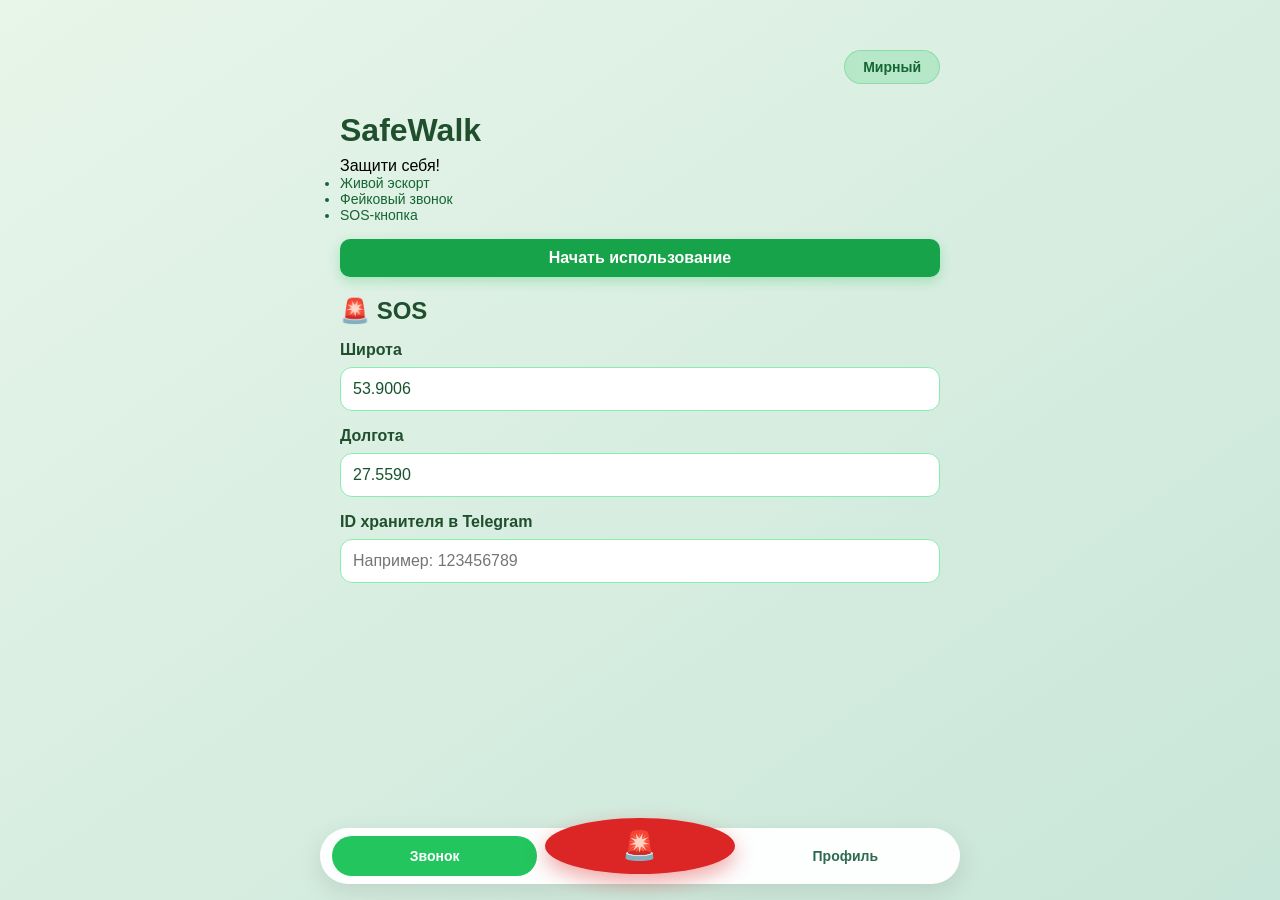
<file: index.html>
<!DOCTYPE html>
<html lang="ru">
<head>
    <meta charset="UTF-8">
    <meta name="viewport" content="width=device-width, initial-scale=1.0, user-scalable=no">
    <title>SafeWalk - Главная</title>
    <link rel="stylesheet" href="style.css">
</head>
<body>
    <div class="container">
        <div class="top-bar">
            <input class="role-toggle" id="role-toggle" type="checkbox">
            <label class="role-switch" for="role-toggle">
                <span class="peaceful-text">Мирный</span>
                <span class="guardian-text">Защитник</span>
            </label>
        </div>
        
        <h1>SafeWalk</h1>
        <div class="subtitlle">Защити себя!</div>
        <div class="status">
            <ul>
                <li>Живой эскорт</li>
                <li>Фейковый звонок</li>
                <li>SOS-кнопка</li>
            </ul> 
        </strong></div>

        <a class="btn btn-primary" href="map.html" style="margin-bottom: 12px; display: block;">
            Начать использование
        </a>


        <h2>🚨 SOS</h2>
        <form action="/sos" method="post">
            <input type="hidden" name="user_id" value="000001">
            
            <label for="lat">Широта</label>
            <input id="lat" name="lat" type="text" value="53.9006" required>

            <label for="lon">Долгота</label>
            <input id="lon" name="lon" type="text" value="27.5590" required>

            <label for="guardian_chat_id">ID хранителя в Telegram</label>
            <input id="guardian_chat_id" name="guardian_chat_id" type="text" placeholder="Например: 123456789">

          </form>


    </div>

    <nav class="bottom-nav">
        <a class="nav-link active" href="call.html">Звонок</a>
        <a class="nav-link sos" href="sos.html"><span>🚨</span></a>
        <a class="nav-link" href="profile.html">Профиль</a>
    </nav>

    <script>
    (function () {
        const KEY = "safewalk_role";
        const toggle = document.getElementById("role-toggle");
        
        const normalize = (v) => (v === "guardian" ? "guardian" : "peaceful");
        
        const readRole = () => {
            const fromStorage = localStorage.getItem(KEY);
            if (fromStorage) return normalize(fromStorage);
            if (toggle) return toggle.checked ? "guardian" : "peaceful";
            return "peaceful";
        };
        
        const applyRole = (role) => {
            const normalized = normalize(role);
            localStorage.setItem(KEY, normalized);
            if (toggle) toggle.checked = normalized === "guardian";
        };
        
        applyRole(readRole());
        
        if (toggle) {
            toggle.addEventListener("change", function () {
                applyRole(toggle.checked ? "guardian" : "peaceful");
            });
        }
    })();
    </script>
</body>
</html>
</file>
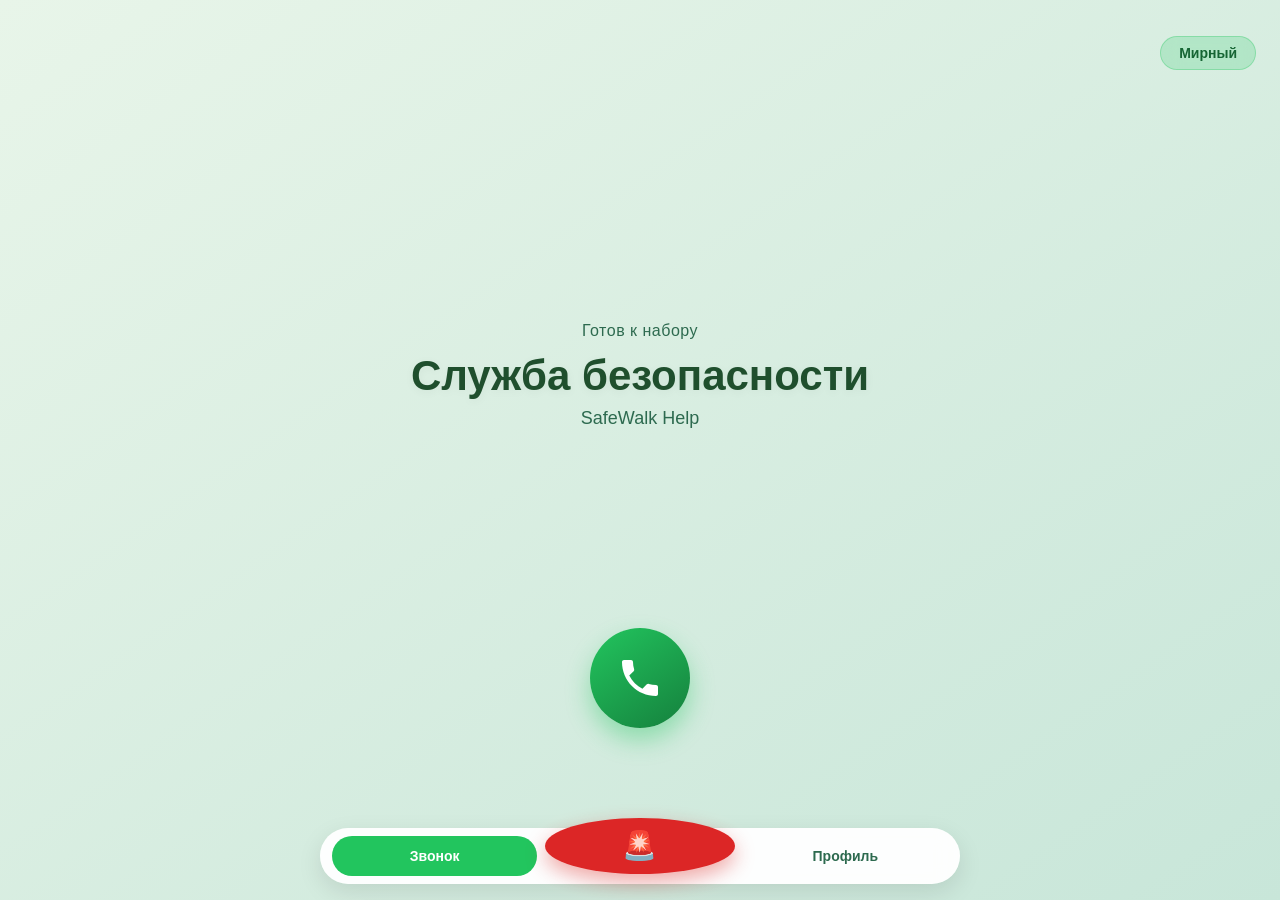
<file: call.html>
<!DOCTYPE html>
<html lang="ru">
<head>
    <meta charset="UTF-8">
    <meta name="viewport" content="width=device-width, initial-scale=1.0, user-scalable=no">
    <title>SafeWalk - Фейковый звонок</title>
    <link rel="stylesheet" href="style.css">
</head>
<body>
    <!-- Чекбокс для переключения роли -->
    <input type="checkbox" id="roleToggle" class="role-global-toggle">
    
    <!-- Контент для Мирного (по умолчанию) -->
    <div class="content-peaceful">
        <input type="checkbox" id="callToggle" class="call-toggle">

        <div class="call-screen">
            <div class="top-bar">
                <label class="role-switch" for="roleToggle">
                    <span class="peaceful-text">Мирный</span>
                    <span class="guardian-text">Защитник</span>
                </label>
            </div>

            <div class="caller-info">
                <div class="call-status"><span>placeholder</span></div>
                <div class="caller-name">Служба безопасности</div>
                <div class="caller-number">SafeWalk Help</div>
            </div>

            <div class="action-area">
                <label for="callToggle" class="call-button">
                    <svg class="phone-icon" viewBox="0 0 24 24" fill="currentColor">
                        <path d="M6.62 10.79c1.44 2.83 3.76 5.14 6.59 6.59l2.2-2.2c.28-.28.67-.36 1.02-.24 1.12.37 2.33.57 3.57.57.55 0 1 .45 1 1V20c0 .55-.45 1-1 1-9.39 0-17-7.61-17-17 0-.55.45-1 1-1h3.5c.55 0 1 .45 1 1 0 1.25.2 2.45.57 3.57.11.35.03.74-.25 1.02l-2.2 2.2z"/>
                    </svg>
                </label>

                <div class="ringtone-container">
                    <audio autoplay>
                        <source src="call.mp3" type="audio/mpeg">
                    </audio>
                </div>
            </div>
        </div>
    </div>

    <!-- Контент для Защитника (скрыт по умолчанию) -->
    <div class="content-guardian">
        <div class="container">
            <div class="top-bar">
                <label class="role-switch" for="roleToggle">
                    <span class="peaceful-text">Мирный</span>
                    <span class="guardian-text">Защитник</span>
                </label>
            </div>
            <h1>Маршрут</h1>
            <p class="meta">Пользователь: Demo User</p>
            <p class="meta">Точка: Минск (53.9006, 27.5590)</p>

            <div class="map-frame">
                <iframe
                    title="Карта Google Maps - Минск"
                    src="https://maps.google.com/maps?q=53.9006,27.5590&z=16&output=embed">
                </iframe>
            </div>
        </div>
    </div>

    <!-- Нижняя навигация -->
    <nav class="bottom-nav">
        <a class="nav-link active" href="call.html">Звонок</a>
        <a class="nav-link sos" href="sos.html"><span>🚨</span></a>
        <a class="nav-link" href="profile.html">Профиль</a>
    </nav>
</body>
</html>
</file>
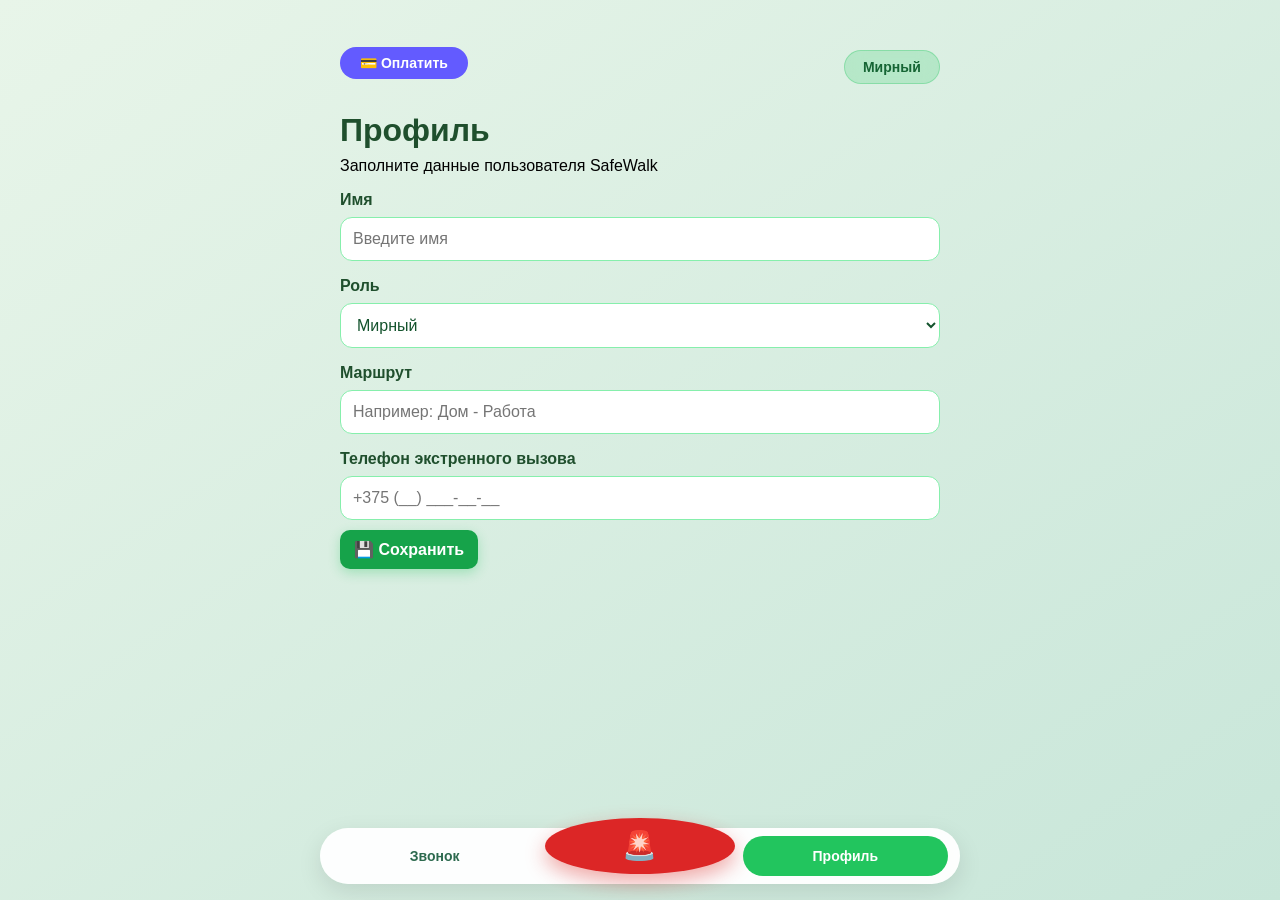
<file: profile.html>
<!DOCTYPE html>
<html lang="ru">
<head>
    <meta charset="UTF-8">
    <meta name="viewport" content="width=device-width, initial-scale=1.0, user-scalable=no">
    <title>SafeWalk - Профиль</title>
    <link rel="stylesheet" href="style.css">
</head>
<body>
    <div class="container">
        <div class="top-bar" style="display: flex; justify-content: space-between; align-items: center; width: 100%;">
            <button class="btn-payment" id="paymentBtn" style="background: #635bff; color: white; border: none; border-radius: 40px; padding: 8px 20px; font-size: 14px; font-weight: 600; cursor: pointer;">
                💳 Оплатить
            </button>
            <div>
                <input class="role-toggle" id="role-toggle" type="checkbox">
                <label class="role-switch" for="role-toggle">
                    <span class="peaceful-text">Мирный</span>
                    <span class="guardian-text">Защитник</span>
                </label>
            </div>
        </div>
        
        <h1>Профиль</h1>
        <div class="subtitle">Заполните данные пользователя SafeWalk</div>

        <form class="profile-form" id="profile-form" action="#" method="post">
            <label for="name">Имя</label>
            <input id="name" name="name" type="text" placeholder="Введите имя" required autocomplete="name">

            <label for="role">Роль</label>
            <select id="role" name="role" required>
                <option value="peaceful">Мирный</option>
                <option value="guardian">Защитник</option>
            </select>

            <label for="route">Маршрут</label>
            <input id="route" name="route" type="text" placeholder="Например: Дом - Работа" required autocomplete="off">

            <label for="emergency_phone">Телефон экстренного вызова</label>
            <input id="emergency_phone" name="emergency_phone" type="tel" placeholder="+375 (__) ___-__-__" required autocomplete="tel">

            <p class="profile-saved-msg" id="profile-saved-msg" role="status" aria-live="polite" hidden>Сохранено</p>
            <button class="btn btn-primary profile-save-btn" type="submit">💾 Сохранить</button>
        </form>
    </div>
    
    <nav class="bottom-nav">
        <a class="nav-link" href="call.html">Звонок</a>
        <a class="nav-link sos" href="sos.html"><span>🚨</span></a>
        <a class="nav-link active" href="profile.html">Профиль</a>
    </nav>

    <script>
    (function () {
        const KEY = "safewalk_role";
        const PROFILE_KEY = "safewalk_profile";
        const toggle = document.getElementById("role-toggle");
        const profileSelect = document.getElementById("role");
        const form = document.getElementById("profile-form");
        const savedMsg = document.getElementById("profile-saved-msg");

        const normalize = (v) => (v === "guardian" ? "guardian" : "peaceful");

        const readRole = () => {
            const fromStorage = localStorage.getItem(KEY);
            if (fromStorage) return normalize(fromStorage);
            if (profileSelect && profileSelect.value) return normalize(profileSelect.value);
            if (toggle) return toggle.checked ? "guardian" : "peaceful";
            return "peaceful";
        };

        const applyRole = (role) => {
            const normalized = normalize(role);
            localStorage.setItem(KEY, normalized);
            if (toggle) toggle.checked = normalized === "guardian";
            if (profileSelect) profileSelect.value = normalized;
        };

        function loadProfileFields() {
            const raw = localStorage.getItem(PROFILE_KEY);
            if (!raw) return;
            try {
                const d = JSON.parse(raw);
                const nameEl = document.getElementById("name");
                const routeEl = document.getElementById("route");
                const phoneEl = document.getElementById("emergency_phone");
                if (nameEl && d.name != null) nameEl.value = d.name;
                if (routeEl && d.route != null) routeEl.value = d.route;
                if (phoneEl && d.emergency_phone != null) phoneEl.value = d.emergency_phone;
                if (profileSelect && d.role != null) profileSelect.value = normalize(d.role);
            } catch (e) {}
        }

        loadProfileFields();
        applyRole(readRole());

        if (toggle) {
            toggle.addEventListener("change", function () {
                applyRole(toggle.checked ? "guardian" : "peaceful");
            });
        }

        if (profileSelect) {
            profileSelect.addEventListener("change", function () {
                applyRole(profileSelect.value);
            });
        }

        if (form) {
            form.addEventListener("submit", function (e) {
                e.preventDefault();
                if (!form.checkValidity()) {
                    form.reportValidity();
                    return;
                }
                const data = {
                    name: document.getElementById("name").value.trim(),
                    role: normalize(profileSelect ? profileSelect.value : "peaceful"),
                    route: document.getElementById("route").value.trim(),
                    emergency_phone: document.getElementById("emergency_phone").value.trim()
                };
                localStorage.setItem(PROFILE_KEY, JSON.stringify(data));
                applyRole(data.role);
                if (savedMsg) {
                    savedMsg.hidden = false;
                    clearTimeout(form._savedTimer);
                    form._savedTimer = setTimeout(function () {
                        savedMsg.hidden = true;
                    }, 2500);
                }
            });
        }

        // === КНОПКА ОПЛАТЫ ===
        const paymentBtn = document.getElementById("paymentBtn");
        
        // Замени на свой Publishable Key из Stripe Dashboard
        const STRIPE_PUBLISHABLE_KEY = "pk_test_51TDj6YHbcDp4NhtipPAPIDVj0xwQBcTdLwo8FvVdQVJ5QMXBIx7zZoLtZxfFFhCGEZz7q1Qe18V6LAP3SFaxaUo800GMCEzVmF";
        
        // Создаём форму для перенаправления на Stripe Checkout
        function redirectToStripe() {
            // Получаем данные пользователя из localStorage
            const profileRaw = localStorage.getItem(PROFILE_KEY);
            let customerName = "Пользователь";
            let customerEmail = "user@example.com";
            
            if (profileRaw) {
                try {
                    const profile = JSON.parse(profileRaw);
                    if (profile.name) customerName = profile.name;
                } catch (e) {}
            }
            
            // Создаём временную форму и отправляем на сервер Stripe
            // ВАЖНО: В реальном проекте нужно создать backend-эндпоинт,
            // который создаёт Stripe Checkout Session и возвращает URL
            
            // ВРЕМЕННОЕ РЕШЕНИЕ (для демо) — перенаправляем на тестовую страницу
            // В реальности нужно вызывать свой сервер
            function redirectToStripe() {
    const profileRaw = localStorage.getItem(PROFILE_KEY);
    let customerName = "Пользователь";
    
    if (profileRaw) {
        try {
            const profile = JSON.parse(profileRaw);
            if (profile.name) customerName = profile.name;
        } catch (e) {}
    }
    
        fetch('http://localhost:5000/create-checkout-session', {
            method: 'POST',
            headers: { 'Content-Type': 'application/json' },
            body: JSON.stringify({ customerName: customerName })
        })
        .then(res => res.json())
        .then(data => {
            if (data.url) {
                window.location.href = data.url;
            }
        })
        .catch(err => {
            console.error('Ошибка:', err);
            alert('Не удалось подключиться к серверу оплаты');
        });
    }
            // Пример правильного подхода:
            // fetch('/create-checkout-session', {
            //     method: 'POST',
            //     headers: { 'Content-Type': 'application/json' },
            //     body: JSON.stringify({ 
            //         priceId: 'price_123456',  // ID товара в Stripe
            //         customerName: customerName 
            //     })
            // })
            // .then(res => res.json())
            // .then(data => {
            //     if (data.url) window.location.href = data.url;
            // });
        }
        
        if (paymentBtn) {
            paymentBtn.addEventListener("click", redirectToStripe);
        }
    })();
    </script>
</body>
</html>
</file>
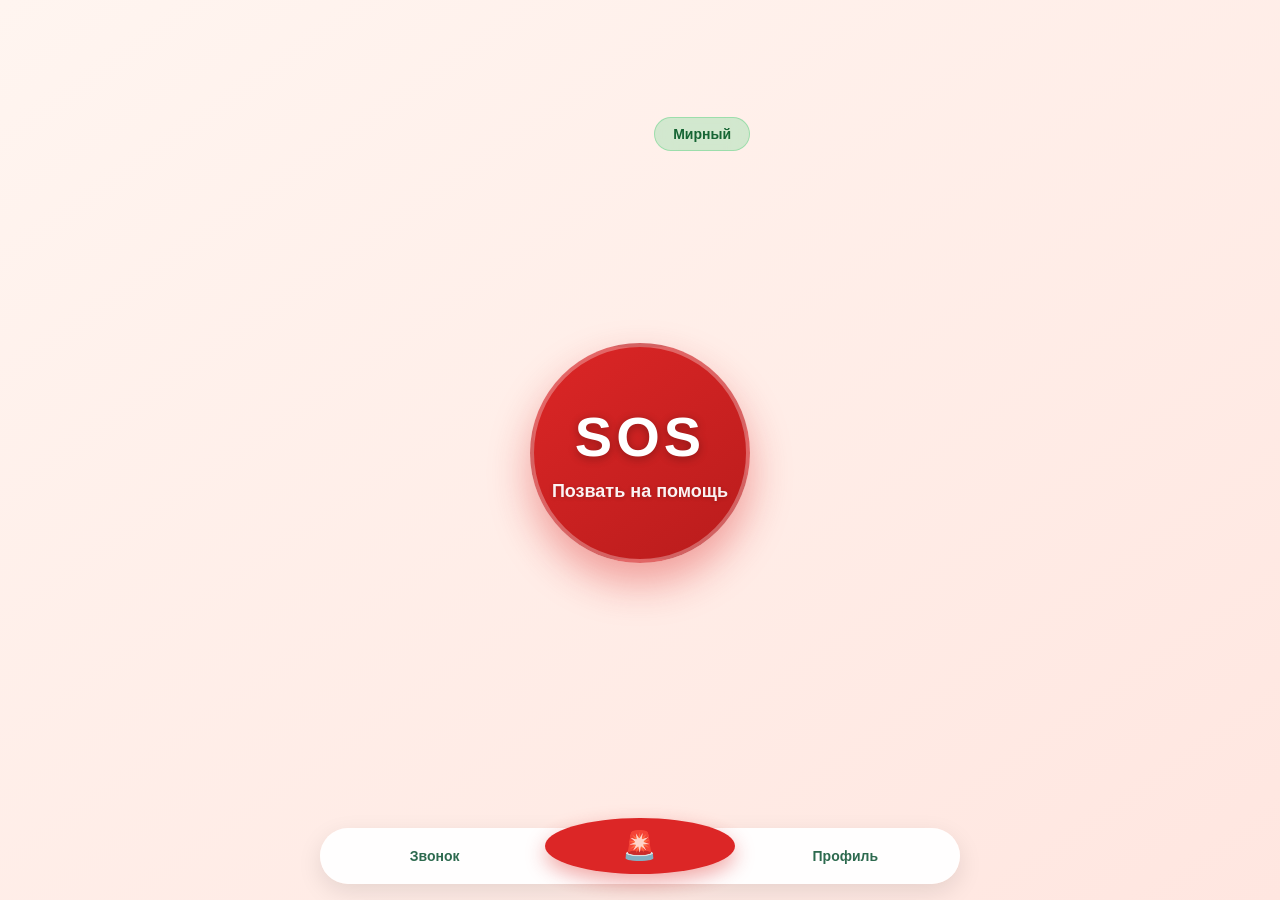
<file: sos.html>
<!DOCTYPE html>
<html lang="ru">
<head>
    <meta charset="UTF-8">
    <meta name="viewport" content="width=device-width, initial-scale=1.0, user-scalable=no">
    <title>SafeWalk - SOS</title>
    <link rel="stylesheet" href="style.css">
</head>
<body class="sos-page">
    <!-- Чекбокс для переключения состояния SOS -->
    <input type="checkbox" id="sosToggle" class="sos-toggle">
    
    <div class="sos-container">
        <div class="top-bar">
            <input class="role-toggle" id="role-toggle" type="checkbox">
            <label class="role-switch" for="role-toggle">
                <span class="peaceful-text">Мирный</span>
                <span class="guardian-text">Защитник</span>
            </label>
        </div>
        
        <!-- НАЧАЛЬНОЕ СОСТОЯНИЕ: большая кнопка SOS -->
        <div class="sos-initial">
            <label for="sosToggle" class="sos-button">
                <span class="sos-text">SOS</span>
                <span class="sos-subtitle">Позвать на помощь</span>
            </label>
        </div>
        
        <!-- СОСТОЯНИЕ ПОСЛЕ НАЖАТИЯ: сообщение об отправке -->
        <div class="sos-sent">
            <div class="sos-success-icon">🚨</div>
            <h1 class="sos-success-title">SOS отправлен!</h1>
            <p class="sos-success-message">Ваши координаты переданы хранителю</p>
            <div class="sos-coordinates">
                <span class="coord-label">📍 Текущее местоположение:</span>
                <span class="coord-value">53.9006, 27.5590</span>
            </div>
            <p class="sos-note">Хранитель получил уведомление и отслеживает ваш маршрут</p>
        </div>
    </div>
    
    <nav class="bottom-nav">
        <a class="nav-link" href="call.html">Звонок</a>
        <a class="nav-link sos active" href="sos.html"><span>🚨</span></a>
        <a class="nav-link" href="profile.html">Профиль</a>
    </nav>

    <script>
    (function () {
        const KEY = "safewalk_role";
        const toggle = document.getElementById("role-toggle");
        
        const normalize = (v) => (v === "guardian" ? "guardian" : "peaceful");
        
        const readRole = () => {
            const fromStorage = localStorage.getItem(KEY);
            if (fromStorage) return normalize(fromStorage);
            if (toggle) return toggle.checked ? "guardian" : "peaceful";
            return "peaceful";
        };
        
        const applyRole = (role) => {
            const normalized = normalize(role);
            localStorage.setItem(KEY, normalized);
            if (toggle) toggle.checked = normalized === "guardian";
        };
        
        applyRole(readRole());
        
        if (toggle) {
            toggle.addEventListener("change", function () {
                applyRole(toggle.checked ? "guardian" : "peaceful");
            });
        }
    })();
    </script>
</body>
</html>
</file>
<file: style.css>
* {
    margin: 0;
    padding: 0;
    box-sizing: border-box;
}

body {
    font-family: -apple-system, BlinkMacSystemFont, 'Segoe UI', Roboto, Helvetica, Arial, sans-serif;
    background: linear-gradient(145deg, #e8f5e9 0%, #c8e6d9 100%);
    min-height: 100vh;
    display: flex;
    flex-direction: column;
    position: relative;
}

/* Основной контейнер */
.container {
    flex: 1;
    padding: 20px 24px 100px;
    max-width: 640px;
    margin: 0 auto;
    width: 100%;
}

/* Верхняя панель с переключателем ролей */
.top-bar, .topbar {
    width: 100%;
    display: flex;
    justify-content: flex-end;
    margin-bottom: 20px;
}

.role-toggle {
    position: absolute;
    opacity: 0;
    pointer-events: none;
}

.role-switch {
    display: inline-block;
    background: rgba(34, 197, 94, 0.2);
    backdrop-filter: blur(10px);
    padding: 8px 18px;
    border-radius: 40px;
    font-size: 14px;
    font-weight: 600;
    color: #166534;
    cursor: pointer;
    transition: all 0.2s ease;
    border: 1px solid rgba(34, 197, 94, 0.3);
}

.role-switch .guardian-text {
    display: none;
}

.role-toggle:checked + .role-switch {
    background: #22c55e;
    border-color: #ffffff;
    color: white;
}

.role-toggle:checked + .role-switch .peaceful-text {
    display: none;
}

.role-toggle:checked + .role-switch .guardian-text {
    display: inline;
}

/* Заголовки и текст */
h1 {
    font-size: 32px;
    color: #1f4f2d;
    margin-bottom: 8px;
}

h2 {
    font-size: 24px;
    color: #1f4f2d;
    margin: 20px 0 16px;
}

.meta {
    font-size: 14px;
    color: #2d6a4f;
    margin-bottom: 8px;
}



/* Формы */
label {
    display: block;
    margin: 16px 0 8px;
    font-weight: 600;
    color: #1f4f2d;
}

input, select, textarea {
    width: 100%;
    padding: 12px;
    border-radius: 12px;
    border: 1px solid #86efac;
    background: #ffffff;
    color: #14532d;
    font-size: 16px;
    transition: all 0.2s;
}

input:focus, select:focus, textarea:focus {
    outline: none;
    border-color: #22c55e;
    box-shadow: 0 0 0 3px rgba(34, 197, 94, 0.1);
}

/* Кнопки */
.btn {
    display: inline-block;
    padding: 12px 24px;
    border-radius: 12px;
    text-decoration: none;
    font-weight: 600;
    border: none;
    cursor: pointer;
    transition: all 0.2s;
    font-size: 16px;
    text-align: center;
}

.btn-primary {
    background: #22c55e;
    color: white;
    box-shadow: 0 4px 12px rgba(34, 197, 94, 0.3);
}

.btn-primary:hover {
    background: #15803d;
    transform: translateY(-2px);
    box-shadow: 0 6px 16px rgba(34, 197, 94, 0.4);
}

.btn-secondary {
    background: #374151;
    color: white;
}

.btn-secondary:hover {
    background: #1f2937;
    transform: translateY(-2px);
}

.btn-danger {
    background: #dc2626;
    color: white;
}

.btn-danger:hover {
    background: #b91c1c;
    transform: translateY(-2px);
}

.profile-save-btn {
    margin-top: 20px;
}

.profile-saved-msg {
    margin-top: 16px;
    font-size: 14px;
    font-weight: 600;
    color: #15803d;
}

.profile-saved-msg[hidden] {
    display: none !important;
}

/* Карта */
.map-frame {
    margin: 20px 0;
    border-radius: 16px;
    overflow: hidden;
    border: 1px solid #86efac;
    height: 320px;
    box-shadow: 0 4px 12px rgba(0, 0, 0, 0.1);
}

.map-frame iframe {
    width: 100%;
    height: 100%;
    border: 0;
}

/* Нижняя навигация */
.bottom-nav {
    position: fixed;
    left: 50%;
    transform: translateX(-50%);
    bottom: 16px;
    width: min(640px, 92vw);
    display: flex;
    gap: 8px;
    justify-content: space-between;
    background: rgba(255, 255, 255, 0.95);
    backdrop-filter: blur(10px);
    border-radius: 48px;
    box-shadow: 0 8px 24px rgba(0, 0, 0, 0.1);
    padding: 8px 12px;
    z-index: 100;
}

.nav-link {
    flex: 1;
    text-align: center;
    color: #2d6a4f;
    text-decoration: none;
    font-weight: 600;
    padding: 12px 8px;
    border-radius: 40px;
    font-size: 14px;
    transition: all 0.2s;
}

.nav-link.active {
    background: #22c55e;
    color: white;
}

.nav-link.sos {
    background: #dc2626;
    color: white;
    width: 56px;
    height: 56px;
    border-radius: 50%;
    display: flex;
    align-items: center;
    justify-content: center;
    padding: 0;
    margin-top: -18px;
    box-shadow: 0 8px 20px rgba(220, 38, 38, 0.4);
    font-weight: 800;
    font-size: 28px;
    line-height: 1;
    text-decoration: none;
}

.nav-link.sos span {
    font-size: 28px;
}

/* Специфичные стили для экрана звонка */
.call-screen {
    flex: 1;
    display: flex;
    flex-direction: column;
    justify-content: space-between;
    align-items: center;
    padding: 20px 24px 100px;
    min-height: 100vh;
}

.caller-info {
    text-align: center;
    margin-top: 40px;
}

.call-status {
    font-size: 16px;
    font-weight: 500;
    color: #2d6a4f;
    letter-spacing: 0.5px;
    margin-bottom: 12px;
}

.caller-name {
    font-size: 42px;
    font-weight: 700;
    color: #1f4f2d;
    margin-bottom: 8px;
    text-shadow: 0 2px 10px rgba(0, 0, 0, 0.05);
}

.caller-number {
    font-size: 18px;
    color: #2d6a4f;
    font-weight: 500;
}

.action-area {
    margin-bottom: 60px;
    text-align: center;
}

.call-toggle {
    position: absolute;
    opacity: 0;
    pointer-events: none;
}

.call-button {
    display: inline-block;
    cursor: pointer;
    width: 100px;
    height: 100px;
    border-radius: 50%;
    background: linear-gradient(145deg, #22c55e, #15803d);
    transition: all 0.2s ease;
    box-shadow: 0 12px 25px rgba(34, 197, 94, 0.4);
    position: relative;
}

.call-button:active {
    transform: scale(0.95);
}

.phone-icon {
    width: 48px;
    height: 48px;
    fill: white;
    position: absolute;
    top: 50%;
    left: 50%;
    transform: translate(-50%, -50%);
}

.call-toggle:checked ~ .call-screen .action-area .call-button {
    background: linear-gradient(145deg, #ef4444, #b91c1c);
    box-shadow: 0 12px 25px rgba(239, 68, 68, 0.4);
}

.call-toggle:checked ~ .call-screen .action-area .call-button .phone-icon {
    transform: translate(-50%, -50%) rotate(90deg);
}

.call-toggle:not(:checked) ~ .call-screen .caller-info .call-status::before {
    content: "Готов к набору";
}

.call-toggle:checked ~ .call-screen .caller-info .call-status::before {
    content: "Вызов...";
}

.call-status span {
    display: none;
}

.ringtone-container {
    display: none;
}

.call-toggle:checked ~ .call-screen .action-area .ringtone-container {
    display: block;
    position: absolute;
    width: 0;
    height: 0;
    overflow: hidden;
}

/* Адаптивность */
@media (max-width: 480px) {
    .container {
        padding: 16px 20px 100px;
    }
    
    h1 {
        font-size: 28px;
    }
    
    h2 {
        font-size: 20px;
    }
    
    .caller-name {
        font-size: 32px;
    }
    
    .call-button {
        width: 80px;
        height: 80px;
    }
    
    .phone-icon {
        width: 38px;
        height: 38px;
    }
    
    .btn {
        padding: 10px 20px;
    }
}



.role-global-toggle {
    position: absolute;
    opacity: 0;
    pointer-events: none;
}

/* Контент для Мирного (показываем по умолчанию) */
.content-peaceful {
    display: block;
}

/* Контент для Защитника (скрыт по умолчанию) */
.content-guardian {
    display: none;
}

/* Когда чекбокс включён — показываем Защитника, скрываем Мирного */
.role-global-toggle:checked ~ .content-peaceful {
    display: none;
}

.role-global-toggle:checked ~ .content-guardian {
    display: block;
}

/* ===== СТИЛИ ДЛЯ ЭКРАНА ЗВОНКА (МИРНЫЙ) ===== */
.call-screen {
    flex: 1;
    display: flex;
    flex-direction: column;
    justify-content: space-between;
    align-items: center;
    padding: 20px 24px 100px;
    min-height: 100vh;
}

.caller-info {
    text-align: center;
    margin-top: 40px;
}

.call-status {
    font-size: 16px;
    font-weight: 500;
    color: #2d6a4f;
    letter-spacing: 0.5px;
    margin-bottom: 12px;
}

.call-status span {
    display: none;
}

.call-status::before {
    content: "Готов к набору";
}

.call-toggle:checked ~ .call-screen .call-status::before {
    content: "Вызов...";
}

.caller-name {
    font-size: 42px;
    font-weight: 700;
    color: #1f4f2d;
    margin-bottom: 8px;
    text-shadow: 0 2px 10px rgba(0, 0, 0, 0.05);
}

.caller-number {
    font-size: 18px;
    color: #2d6a4f;
    font-weight: 500;
}

.action-area {
    margin-bottom: 60px;
    text-align: center;
    position: relative;
}

/* Кнопка звонка */
.call-button {
    display: inline-block;
    cursor: pointer;
    width: 100px;
    height: 100px;
    border-radius: 50%;
    background: linear-gradient(145deg, #22c55e, #15803d);
    transition: all 0.2s ease;
    box-shadow: 0 12px 25px rgba(34, 197, 94, 0.4);
    position: relative;
}

.call-button:active {
    transform: scale(0.95);
}

.phone-icon {
    width: 48px;
    height: 48px;
    fill: white;
    position: absolute;
    top: 50%;
    left: 50%;
    transform: translate(-50%, -50%);
}

/* Красное состояние кнопки (когда звонок активен) */
.call-toggle:checked ~ .call-screen .action-area .call-button {
    background: linear-gradient(145deg, #ef4444, #b91c1c);
    box-shadow: 0 12px 25px rgba(239, 68, 68, 0.4);
}

.call-toggle:checked ~ .call-screen .action-area .call-button .phone-icon {
    transform: translate(-50%, -50%) rotate(90deg);
}

/* Чекбокс для звонка (скрыт) */
.call-toggle {
    position: absolute;
    opacity: 0;
    pointer-events: none;
}

/* Аудио контейнер */
.ringtone-container {
    display: none;
}

.call-toggle:checked ~ .call-screen .action-area .ringtone-container {
    display: block;
    position: absolute;
    width: 0;
    height: 0;
    overflow: hidden;
}

/* ===== СТИЛИ ДЛЯ СТРАНИЦЫ КАРТЫ (ЗАЩИТНИК) ===== */
.container {
    width: min(640px, 92vw);
    margin: 14px auto 90px;
    padding: 20px;
}

.meta {
    color: #166534;
    font-size: 14px;
    margin: 8px 0;
}

.map-frame {
    margin: 14px 0;
    border-radius: 14px;
    overflow: hidden;
    border: 1px solid #334155;
    height: 320px;
}

.map-frame iframe {
    width: 100%;
    height: 100%;
    border: 0;
}

/* ===== ОБЩИЕ СТИЛИ ДЛЯ КНОПОК ===== */
.btn {
    display: inline-block;
    margin-top: 10px;
    padding: 10px 14px;
    border-radius: 10px;
    text-decoration: none;
    color: #fff;
    border: 0;
    cursor: pointer;
}

.btn-primary {
    background: #16a34a;
}

.btn-secondary {
    background: #374151;
}

/* ===== ПЕРЕКЛЮЧАТЕЛЬ РОЛИ (ВИДИМАЯ КНОПКА) ===== */
.role-switch {
    display: inline-block;
    background: rgba(34, 197, 94, 0.2);
    backdrop-filter: blur(10px);
    padding: 8px 18px;
    border-radius: 40px;
    font-size: 14px;
    font-weight: 600;
    color: #166534;
    cursor: pointer;
    transition: all 0.2s ease;
    border: 1px solid rgba(34, 197, 94, 0.3);
}

.role-switch .guardian-text {
    display: none;
}
/* Активное состояние переключателя */
.role-global-toggle:checked ~ .content-peaceful .role-switch,
.role-global-toggle:checked ~ .content-guardian .role-switch {
    background: #22c55e;
    border-color: #ffffff;
    color: white;
}

.role-global-toggle:checked ~ .content-peaceful .role-switch .peaceful-text,
.role-global-toggle:checked ~ .content-guardian .role-switch .peaceful-text {
    display: none;
}

.role-global-toggle:checked ~ .content-peaceful .role-switch .guardian-text,
.role-global-toggle:checked ~ .content-guardian .role-switch .guardian-text {
    display: inline;
}

/* ===== НИЖНЯЯ НАВИГАЦИЯ ===== */
.bottom-nav {
    position: fixed;
    left: 50%;
    transform: translateX(-50%);
    bottom: 16px;
    width: min(640px, 92vw);
    display: flex;
    gap: 8px;
    justify-content: space-between;
    background: rgba(255, 255, 255, 0.95);
    backdrop-filter: blur(10px);
    border-radius: 48px;
    box-shadow: 0 8px 24px rgba(0, 0, 0, 0.1);
    padding: 8px 12px;
    z-index: 100;
}

.nav-link {
    flex: 1;
    text-align: center;
    color: #2d6a4f;
    text-decoration: none;
    font-weight: 600;
    padding: 12px 8px;
    border-radius: 40px;
    font-size: 14px;
    transition: all 0.2s;
}

.nav-link.active {
    background: #22c55e;
    color: white;
}

.nav-link.sos {
    background: #dc2626;
    color: white;
    width: 56px;
    height: 56px;
    border-radius: 50%;
    display: flex;
    align-items: center;
    justify-content: center;
    padding: 0;
    margin-top: -18px;
    box-shadow: 0 8px 20px rgba(220, 38, 38, 0.4);
    font-weight: 800;
    font-size: 28px;
    line-height: 1;
    text-decoration: none;
}

.nav-link.sos span {
    font-size: 28px;
}

/* ===== АДАПТИВНОСТЬ ===== */
@media (max-width: 480px) {
    .caller-name {
        font-size: 32px;
    }
    .call-button {
        width: 80px;
        height: 80px;
    }
    .phone-icon {
        width: 38px;
        height: 38px;
    }
    .container {
        margin-bottom: 90px;
    }
    .map-frame {
        height: 280px;
    }
}
.sos-page {
    background: linear-gradient(145deg, #fff5f0 0%, #ffe6e0 100%);
    min-height: 100vh;
    position: relative;
}

.sos-container {
    max-width: 600px;
    margin: 0 auto;
    padding: 20px 24px 100px;
    min-height: 100vh;
    display: flex;
    flex-direction: column;
    align-items: center;
    justify-content: center;
    text-align: center;
}

/* Чекбокс для переключения SOS */
.sos-toggle {
    position: absolute;
    opacity: 0;
    pointer-events: none;
}

/* НАЧАЛЬНОЕ СОСТОЯНИЕ — большая круглая кнопка SOS */
.sos-initial {
    display: flex;
    justify-content: center;
    align-items: center;
    min-height: 60vh;
}

.sos-button {
    width: 220px;
    height: 220px;
    border-radius: 50%;
    background: linear-gradient(145deg, #dc2626, #b91c1c);
    display: flex;
    flex-direction: column;
    align-items: center;
    justify-content: center;
    cursor: pointer;
    transition: all 0.3s ease;
    box-shadow: 0 20px 40px rgba(220, 38, 38, 0.4);
    border: 4px solid rgba(255, 255, 255, 0.3);
}

.sos-button:active {
    transform: scale(0.97);
}

.sos-text {
    font-size: 56px;
    font-weight: 900;
    color: white;
    letter-spacing: 4px;
    text-shadow: 0 2px 10px rgba(0, 0, 0, 0.3);
}

.sos-subtitle {
    font-size: 18px;
    font-weight: 600;
    color: rgba(255, 255, 255, 0.95);
    margin-top: 12px;
    text-shadow: 0 1px 4px rgba(0, 0, 0, 0.2);
}

/* СОСТОЯНИЕ ПОСЛЕ ОТПРАВКИ (скрыто по умолчанию) */
.sos-sent {
    display: none;
    animation: fadeIn 0.4s ease;
}

.sos-success-icon {
    font-size: 72px;
    margin-bottom: 20px;
}

.sos-success-title {
    font-size: 32px;
    font-weight: 800;
    color: #16a34a;
    margin-bottom: 12px;
}

.sos-success-message {
    font-size: 18px;
    color: #2d6a4f;
    margin-bottom: 24px;
}

.sos-coordinates {
    background: rgba(255, 255, 255, 0.9);
    border-radius: 20px;
    padding: 16px 24px;
    margin: 20px 0;
    box-shadow: 0 4px 12px rgba(0, 0, 0, 0.1);
}

.coord-label {
    font-size: 14px;
    font-weight: 600;
    color: #166534;
    display: block;
    margin-bottom: 8px;
}

.coord-value {
    font-size: 20px;
    font-weight: 700;
    color: #1f4f2d;
    font-family: monospace;
    letter-spacing: 0.5px;
}

.sos-note {
    font-size: 14px;
    color: #6b7280;
    margin-top: 20px;
}

/* ПЕРЕКЛЮЧЕНИЕ: когда чекбокс включён — скрываем кнопку, показываем сообщение */
.sos-toggle:not(:checked) ~ .sos-container .sos-sent {
    display: none;
}

.sos-toggle:not(:checked) ~ .sos-container .sos-initial {
    display: flex;
}

.sos-toggle:checked ~ .sos-container .sos-initial {
    display: none;
}

.sos-toggle:checked ~ .sos-container .sos-sent {
    display: block;
}

/* Анимация появления */
@keyframes fadeIn {
    from {
        opacity: 0;
        transform: translateY(20px);
    }
    to {
        opacity: 1;
        transform: translateY(0);
    }
}

/* Адаптивность для SOS страницы */
@media (max-width: 480px) {
    .sos-button {
        width: 180px;
        height: 180px;
    }
    .sos-text {
        font-size: 44px;
    }
    .sos-subtitle {
        font-size: 14px;
    }
    .sos-success-title {
        font-size: 26px;
    }
    .coord-value {
        font-size: 16px;
    }
}

subtitle {
    font-size: 18px;
    color: #2d6a4f;
    margin-bottom: 8px;
}
.status {
    font-size: 14px;


    .subtitlle {
    font-size: 18px;
    color: #2d6a4f;
    margin-bottom: 8px;
    font-weight: 500;
}

.status ul {
    list-style: none;
    padding: 0;
    margin: 30;
    display: flex;
    flex-wrap: wrap;
    gap: 12px;
    justify-content: center;
}

.status li {
    background: rgba(34, 197, 94, 0.15);
    border-radius: 40px;
    padding: 8px 20px;
    font-size: 14px;
    font-weight: 600;
    color: #166534;
    border: 1px solid rgba(34, 197, 94, 0.3);
    transition: all 0.2s ease;
}

.status li:hover {
    background: rgba(34, 197, 94, 0.25);
    transform: translateY(-2px);
}
    color: #166534;
    margin-bottom: 16px;
    font-weight: 500;
}
</file>
